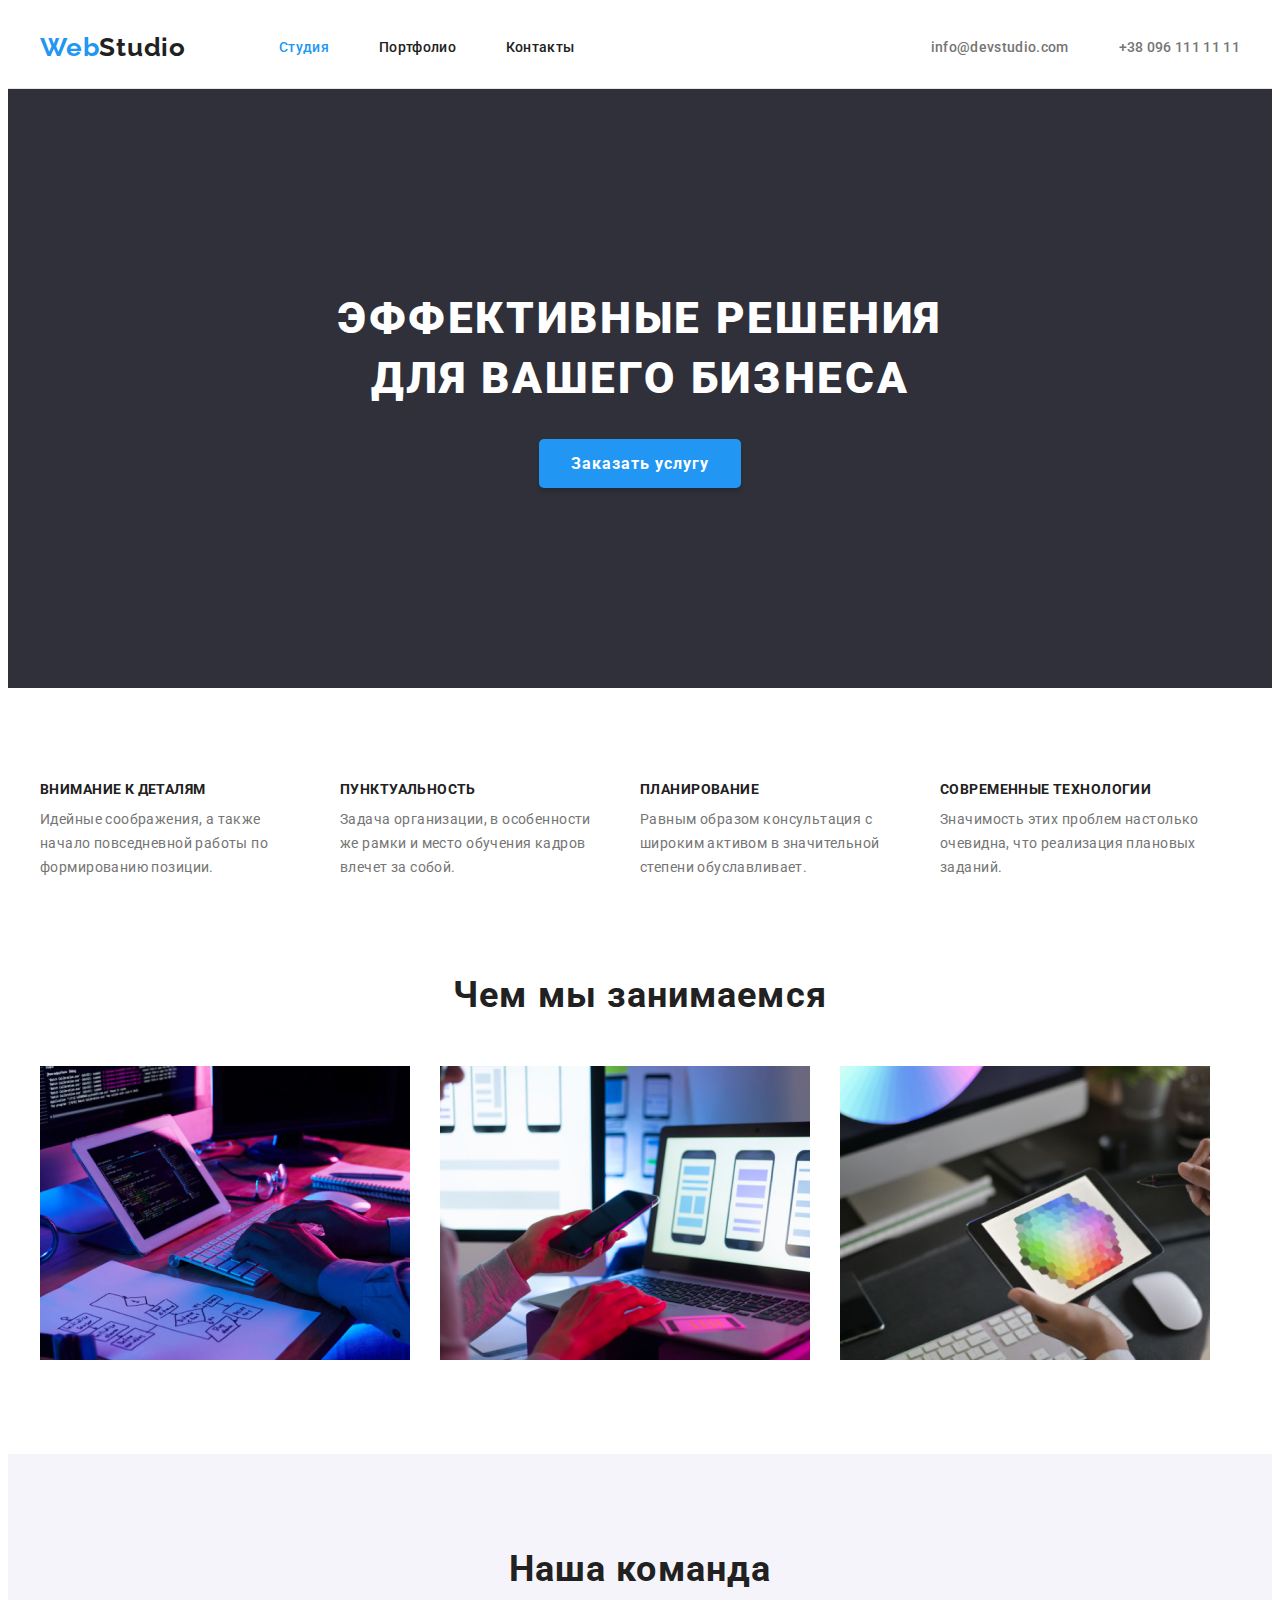
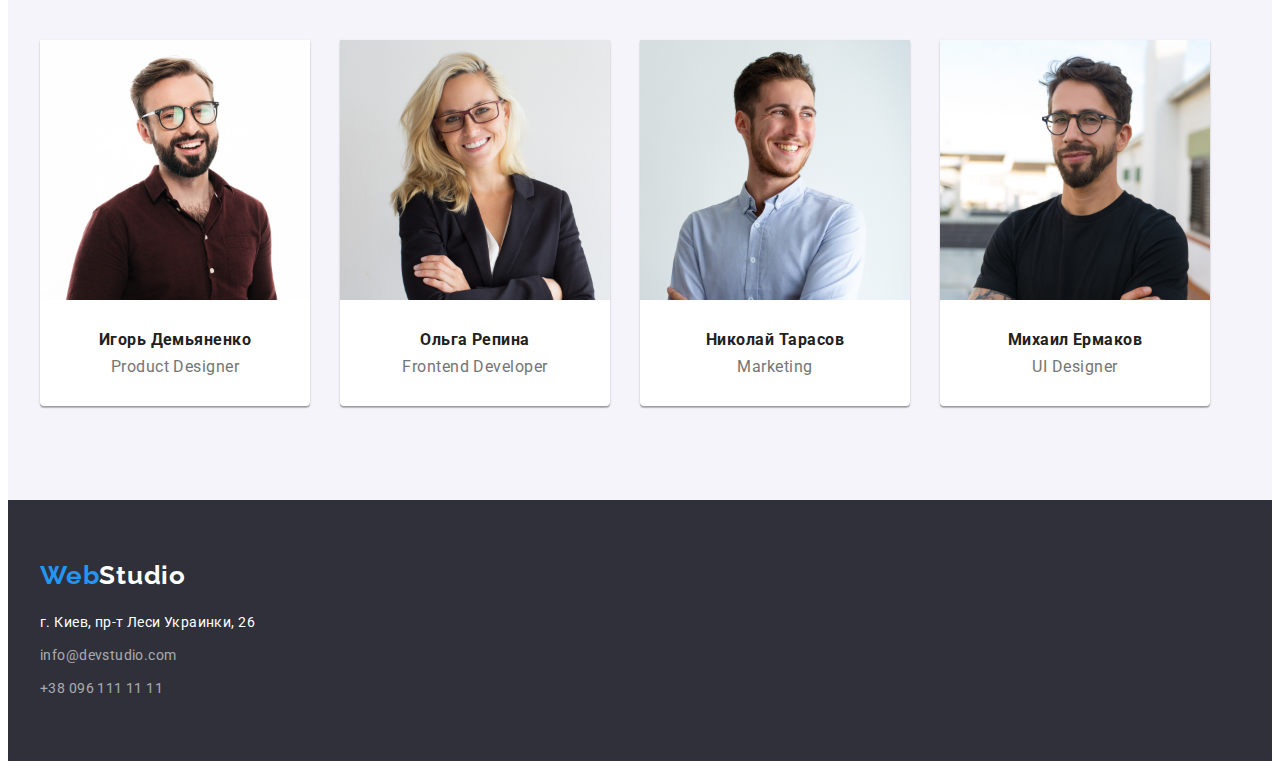
<file: index.html>
<!DOCTYPE html>
<html lang="ru">
<head>
    <meta charset="UTF-8">
    <meta http-equiv="X-UA-Compatible" content="IE=edge">
    <meta name="viewport" content="width=device-width, initial-scale=1.0">
    <title>Студия</title>
<link rel="preconnect" href="https://fonts.googleapis.com">
<link rel="preconnect" href="https://fonts.gstatic.com" crossorigin>
<link href="https://fonts.googleapis.com/css2?family=Raleway:wght@700&family=Roboto:wght@400;500;700;900&display=swap"
    rel="stylesheet">
<link 
    rel="stylesheet" 
    href="https://cdnjs.cloudflare.com/ajax/libs/modern-normalize/1.1.0/modern-normalize.min.css" 
    integrity="sha512-wpPYUAdjBVSE4KJnH1VR1HeZfpl1ub8YT/NKx4PuQ5NmX2tKuGu6U/JRp5y+Y8XG2tV+wKQpNHVUX03MfMFn9Q==" 
    crossorigin="anonymous" 
    referrerpolicy="no-referrer" 
/>
    <link href="./css/style.css" rel="stylesheet">
</head>
<body>
<header class="info">
    <div class="container">
        <div class="first-main">
<!----шапка-->
    <nav class="head-navigation first-main">
<!----логотип компании-->
            <a class="about-logo-link link" 
            href="./index.html" 
            lang="en">Web<span 
            class="black-logo" >Studio</span></a>
<!----ссылки шапки-->
        <ul class="link-navigation-list list">
                <li class="navigation"><a class="navigation-link link current" href="./index.html">Студия</a></li>
                <li class="navigation"><a class="navigation-link link" href="./portfolio.html">Портфолио</a></li>
                <li class="navigation"><a class="navigation-link link" href="">Контакты</a></li>
        </ul>
    </nav>    
<!----контакты-->
        <ul class="link-contacts-list list">
            <li class="navigation"><a class="contacts-link link" href="mailto:info@devstudio.com">info@devstudio.com</a></li>
            <li class="navigation"><a class="contacts-tel-link link" href="tel:+380961111111">+38 096 111 11 11</a></li>
        </ul>
    </div>
    </div>
</header>
    <main>
<!----герой-->
        <section>
            <div class="hero">
            <h1 class="main-hero-title center">Эффективные решения для вашего бизнеса</h1>
            <button type="button" class="btn-hero">Заказать услугу</button>
            </div>
        </section>
<!----спецификация-->
        <section class="work section">
            <div class="container">
            <ul class="spc-text-list list">
                <li class="spc-combo">
                    <h3 class="spc-title">Внимание к деталям</h3>
                    <p class="spc-text">
                        Идейные соображения, а также начало повседневной работы по
                        формированию позиции.
                    </p>
                </li>
            
                <li class="spc-combo">
                    <h3 class="spc-title">Пунктуальность</h3>
                    <p class="spc-text">
                        Задача организации, в особенности же рамки и место обучения кадров
                        влечет за собой.
                    </p>
                </li>
            
                <li class="spc-combo">
                    <h3 class="spc-title">Планирование</h3>
                    <p class="spc-text">
                        Равным образом консультация с широким активом в значительной
                        степени обуславливает.
                    </p>
                </li>
            
                <li class="spc-combo">
                    <h3 class="spc-title">Современные технологии</h3>
                    <p class="spc-text">
                        Значимость этих проблем настолько очевидна, что реализация
                        плановых заданий.
                    </p>
                </li>
            </ul>
            </div>
        </section>
<!----направление работы студии-->
        <section class="about-profession section">
            <div class="container">
            <h2 class="team-title" >Чем мы занимаемся</h2>
            <ul class="about-profession-list list">
                <li class="profession">
                    <img src="./img/box1.jpg" alt="Планшет и руки на клаиватуре компьютера" width="370" height="294" />
                </li>
            
                <li class="profession">
                    <img src="./img/box2.jpg"
                        alt="Презентация макетов для мобильных телефонов на компьютере"
                        width="370" height="294" />
                </li>
            
                <li class="profession">
                    <img src="./img/box3.jpg" alt="Радужная гамма цветов на планшете"
                        width="370" height="294" />
                </li>
            </ul>
            </div>
        </section>
<!----команда и должности-->
        <section class="section about-team">
        <div class="container">
        <h2 class="team-title" >Наша команда</h2>

        <ul class="team-list list">
            <li class="team-info">
                    <img class="photo" src="./img/productd.jpg" alt="продуктовый дизайнер" width="270" height="260"/>
                    <div class="words">
                    <h3 class="team-name" >Игорь Демьяненко</h3>
                    <p class="work-direction" lang="en">Product Designer</p>
                    </div>
            </li>
        
            <li  class="team-info">
                    <img class="photo" src="./img/fronted.jpg" alt="разработчик" width="270" height="260" />
                    <div class="words">
                    <h3 class="team-name" >Ольга Репина</h3>
                    <p class="work-direction"  lang="en">Frontend Developer</p>
                    </div>
            </li>
        
            <li  class="team-info">
                    <img class="photo" src="./img/marketing.jpg" alt="маркетолог" width="270" height="260" />
                    <div class="words">
                    <h3 class="team-name" >Николай Тарасов</h3>
                    <p class="work-direction" lang="en">Marketing</p>
                    </div>
            </li>
        
            <li  class="team-info">
                    <img class="photo" src="./img/ui-desidner.jpg" alt="дизайнер интерфейсов" width="270" height="260"/>
                    <div class="words">
                    <h3 class="team-name" >Михаил Ермаков</h3>
                    <p class="work-direction" lang="en">UI Designer</p>
                    </div>
            </li>
        </ul>
        </div>
        </section>
    </main>
    <footer class="about-contacts">
        <div class="container">
<!----логотип студии-->
        <a class="footer-logo-link link" href="./index.html" lang="en">Web<span class="white-logo">Studio</span></a>
<!----адрес-->
        <address>
            <ul class="footer-list list">
            <li class="footer-map addres-map">г. Киев, пр-т Леси Украинки, 26
            </li>
                <li class="footer-map">
                 <a class="l-link link" href="mailto:info@devstudio.com"> info@devstudio.com </a>
                </li>
                <li class="footer-map">
                    <a class="l-link link" href="tel:+380961111111">+38 096 111 11 11</a>
                </li>
            </ul>
        </address>
        </div>
    </footer>
</body>
</html>
</file>
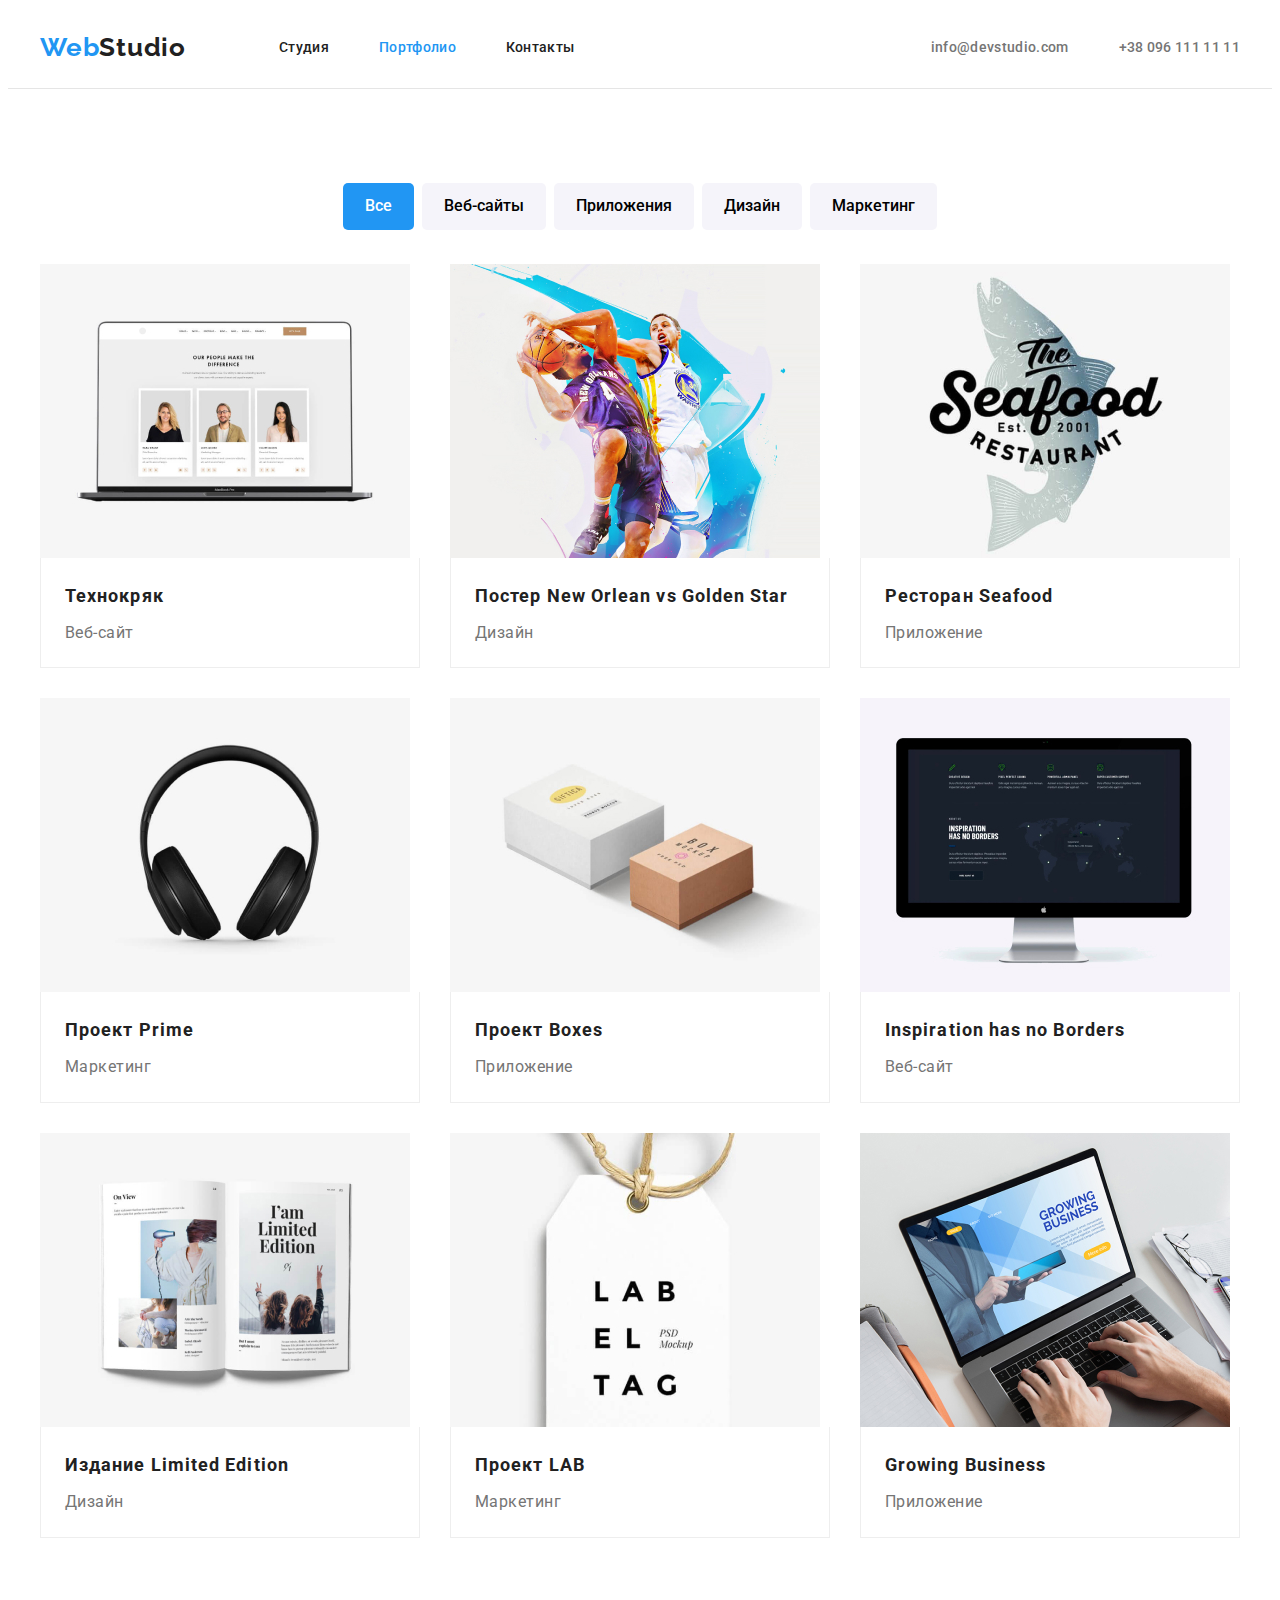
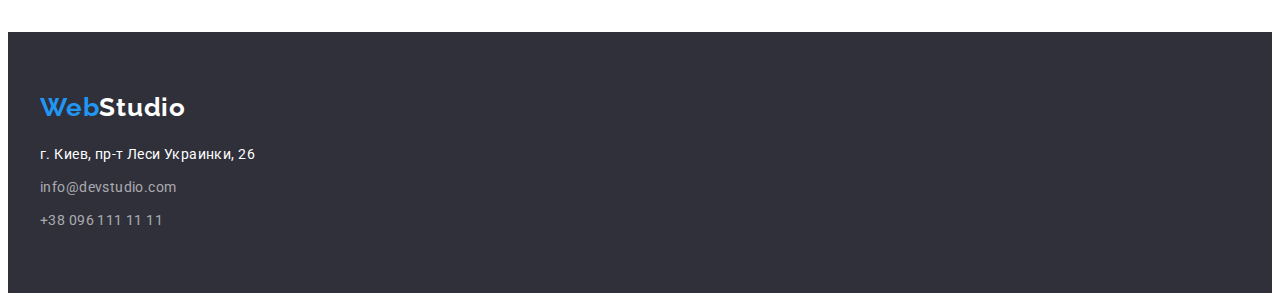
<file: portfolio.html>
<!DOCTYPE html>
<html lang="ru">
<head>
    <meta charset="UTF-8">
    <meta http-equiv="X-UA-Compatible" content="IE=edge">
    <meta name="viewport" content="width=device-width, initial-scale=1.0">
    <title>Портфолио</title>
    <link rel="preconnect" href="https://fonts.googleapis.com">
    <link rel="preconnect" href="https://fonts.gstatic.com" crossorigin>
    <link href="https://fonts.googleapis.com/css2?family=Raleway:wght@700&family=Roboto:wght@400;500;700;900&display=swap"
        rel="stylesheet">
    <link 
        rel="stylesheet" 
        href="https://cdnjs.cloudflare.com/ajax/libs/modern-normalize/1.1.0/modern-normalize.min.css" 
        integrity="sha512-wpPYUAdjBVSE4KJnH1VR1HeZfpl1ub8YT/NKx4PuQ5NmX2tKuGu6U/JRp5y+Y8XG2tV+wKQpNHVUX03MfMFn9Q==" 
        crossorigin="anonymous" 
        referrerpolicy="no-referrer" 
    />
    <link href="./css/style.css" rel="stylesheet">    
</head>
<body>
    <header class="info">
        <div class="container">
            <div class="first-main">
        <!--шапка-->
        <nav class="head-navigation first-main">
            <!--логотип компании-->
            <a class="about-logo-link link" 
            href="./index.html" 
            lang="en">Web<span class="black-logo">Studio</span></a>   
            <!--ссылки шапки-->
            <ul class="link-navigation-list list">
                <li class="navigation"><a class="navigation-link link" href="./index.html">Студия</a></li>
                <li class="navigation"><a class="navigation-link link current" href="./portfolio.html">Портфолио</a></li>
                <li class="navigation"><a class="navigation-link link" href="">Контакты</a></li>
            </ul>
        </nav>
        <!--контакты-->
        <ul class="link-contacts-list list">
            <li class="navigation"><a class="contacts-link link" href="mailto:info@devstudio.com">info@devstudio.com</a></li>
            <li class="navigation"><a class="contacts-tel-link link" href="tel:+380961111111">+38 096 111 11 11</a></li>
        </ul>
            </div>
        </div>
    </header>
    <!--портфолио-->
    <main>
         <section class="section">
             <div class="container">
                 <h1 class="port-title"></h1>
        <!--ccылки навигации-->
        <ul class="main-btn-list list">
            <li class="btn-filter"><button type="button" class="main-btn-filter current">Все</button></li>
            <li class="btn-filter"><button type="button" class="main-btn-filter">Веб-сайты</button></li>
            <li class="btn-filter"><button type="button" class="main-btn-filter">Приложения</button></li>
            <li class="btn-filter"><button type="button" class="main-btn-filter">Дизайн</button></li>
            <li class="btn-filter"><button type="button" class="main-btn-filter">Маркетинг</button></li>
        </ul>
        <!--проекты-->
        <ul class="project-list list">
            <!--проект1-->
            <li class="item-project">
                <img src="./img/web-site.jpg" alt="веб-сайт на компьютере">
                <div class="item-squad">
                <h2 class="project-title">Технокряк</h2>
                <p class="project-text">Веб-сайт</p>
                </div>
            </li>
            <!--проект2-->
            <li class="item-project">
                <img src="./img/steffcurry.jpg" alt="постер с двумя баскетболистами">
                <div class="item-squad">
                <h2 class="project-title">Постер <span lang="en">New Orlean vs Golden Star</span></h2>
                <p class="project-text">Дизайн</p>
                </div>
            </li>
            <!--проект3-->
            <li class="item-project">
                <img src="./img/seafood.jpg" alt="ресторан морепродуктов">
                <div class="item-squad">
                <h2 class="project-title">Ресторан <span lang="en">Seafood</span></h2>
                <p class="project-text">Приложение</p>
                </div>
            </li>
            <!--проект4-->
            <li class="item-project">
                <img src="./img/primehdphns.jpg" alt="наушники">
                <div class="item-squad">
                <h2 class="project-title">Проект <span lang="en">Prime</span></h2>
                <p class="project-text">Маркетинг</p>
                </div>
            </li>
            <!--проект5-->
            <li class="item-project">
                <img src="./img/boxes.jpg" alt="боксы">
                <div class="item-squad">
                <h2 class="project-title">Проект <span lang="en">Boxes</span></h2>
                <p class="project-text">Приложение</p>
                </div>
            </li>
            <!--проект6-->
            <li class="item-project">
                <img src="./img/inspirmac.jpg" alt="монитор с веб-сайтом">
                <div class="item-squad">
                <h2 class="project-title" lang="en">Inspiration has no Borders</h2>
                <p class="project-text">Веб-сайт</p>
                </div>
            </li>
            <!--проект7-->
            <li class="item-project">
                <img src="./img/booklimited.jpg" alt="издание">
                <div class="item-squad">
                <h2 class="project-title">Издание <span>Limited Edition</span></h2>
                <p class="project-text">Дизайн</p>
                </div>
            </li>
            <!--проект8-->
            <li class="item-project">
                <img src="./img/lab.jpg" alt="дизайнерская бирка">
                <div class="item-squad">
                <h2 class="project-title">Проект <span lang="en">LAB</span></h2>
                <p class="project-text">Маркетинг</p>
                </div>
            </li>
            <!--проект9-->
            <li class="item-project">
                <img src="./img/growingair.jpg" alt="проект на компьютере и руки">
                <div class="item-squad">
                <h2 class="project-title" lang="en">Growing Business</h2>
                <p class="project-text">Приложение</p>
                </div>
            </li>
        </ul>
        </div>
        </section>
    </main>
    <footer class="about-contacts">
        <div class="container">
        <!--логотип студии-->
        <a class="footer-logo-link link" href="./index.html" lang="en">Web<span class="white-logo">Studio</span></a>
    
        <!--адрес-->
        <address>
        <ul class="footer-list list">
            <li class="footer-map addres-map">г. Киев, пр-т Леси Украинки, 26</li>
                <li class="footer-map">
                    <a class="l-link link" href="mailto:info@devstudio.com"> info@devstudio.com </a>
                </li>
                <li class="footer-map">
                    <a class="l-link link" href="tel:+380961111111">+38 096 111 11 11</a>
                </li>
            </ul>
        </address>
        </div>
    </footer>  
</body>
</html>
</file>
<file: css/style.css>
h1,
h2,
h3,
p {
  margin: 0;
}

:root {
  --main-color: #e5e5e5;
  --first-color: #ffffff;
  --second-color: #2f303a;
  --second-text-color: #212121;
  --third-text-color: #757575;
  --btn-color: #2196f3;
  --eighth-footer-color: rgba(255, 255, 255, 0.6);
  --btn-port-color: #f5f4fa;
  --size-simple: 30px;
  --border-item-color: #eeeeee;
}

body {
  font-family: "Roboto", sans-serif;
  background: var(--first-color);
  color: var(--second-text-color);
  letter-spacing: 0.02em;
}
.list {
  list-style: none;
  padding: 0;
  margin: 0;
}
.link {
  text-decoration: none;
}
.container {
  width: 1200px;
  padding-right: 15px;
  padding-left: 15px;
  margin-right: auto;
  margin-left: auto;
}
.section {
  padding-top: 94px;
  padding-bottom: 94px;
}
img {
  display: block;
  max-width: 100%;
  height: auto;
}
.about-logo-link {
  font-family: "Raleway", sans-serif;
  font-weight: bold;
  font-size: 26px;
  line-height: 1.19;
  padding-top: 24px;
  padding-bottom: 25px;
  letter-spacing: 0.03em;
  color: var(--btn-color);
}
.container-list {
  background: var(--first-color);
  box-shadow: rgba 0;
}
/*--------------------------------------------------------------------------------верхняя линия---------------------------------------------------*/
.info {
  background-color: var(--first-color);
  border-bottom: 1px solid var(--main-color);
}
.first-main {
  display: flex;
  align-items: center;
}
.link-navigation-list {
  display: flex;
  margin-left: 93px;
}
.navigation {
  display: flex;
}
.navigation + .navigation {
  margin-left: 50px;
}
.navigation-link:hover,
.l-link:hover,
.navigation-link.current,
.contacts-link:hover,
.contacts-tel-link:hover,
.navigation-link:focus,
.contacts-link:focus,
.l-link:focus,
.contacts-tel-link:focus {
  color: var(--btn-color);
}
.main-btn-filter.current:hover,
.main-btn-filter.current {
  color: var(--first-color);
  background-color: var(--btn-color);
}
.navigation-link {
  display: block;
  padding-top: 32px;
  padding-bottom: 32px;

  font-weight: 500;
  font-size: 14px;
  line-height: 1.14;
  color: var(--second-text-color);
}
.link-contacts-list {
  display: flex;
  margin-left: auto;
}
.contacts-link,
.contacts-tel-link {
  padding-top: 32px;
  padding-bottom: 32px;
  font-weight: 500;
  font-size: 14px;
  line-height: 1.14;
  color: var(--third-text-color);
}

/*-----------------------------------------------------------------------------------------герой-------------------------------------------------------*/
.hero {
  background-color: var(--second-color);
  padding-top: 200px;
  padding-bottom: 200px;
  text-align: center;
  margin-left: auto;
  margin-right: auto;
}
.main-hero-title {
  max-width: 696px;
  font-weight: 900;
  font-size: 44px;
  line-height: 1.36;
  margin-top: 0;
  margin-bottom: 30px;
  letter-spacing: 0.06em;
  text-transform: uppercase;
  color: var(--first-color);
}
.center {
  margin-left: auto;
  margin-right: auto;
}

.btn-hero {
  font-family: inherit;
  padding: 10px 32px;

  min-width: 200px;
  background-color: var(--btn-color);
  cursor: pointer;
  font-weight: bold;
  font-size: 16px;
  line-height: 1.86;
  align-items: center;
  text-align: center;
  letter-spacing: 0.06em;
  color: var(--first-color);
  box-shadow: 0px 4px 4px rgba(0, 0, 0, 0.15);
  border-radius: 5px;
  border: none;
}
/*----------------------------------------------------------------------- Особенности------------------------------------------------------------------------ */
.work {
  background-color: var(--first-color);
}
.spc-combo {
  width: 270px;
}
.spc-text-list .spc-combo + .spc-combo {
  margin-left: 30px;
}
.spc-title {
  font-weight: bold;
  font-size: 14px;
  line-height: 1.14;
  margin-bottom: 10px;
  letter-spacing: 0.03em;
  text-transform: uppercase;
  color: var(--second-text-color);
}
.spc-text {
  display: block;
  font-weight: normal;
  font-size: 14px;
  line-height: 1.71;
  letter-spacing: 0.03em;
  color: var(--third-text-color);
}
.spc-text-list {
  display: flex;
}
/*---------------------------------------------------------------------- Чем мы занимаемся----------------------------------------------------------------- */
.about-profession-list {
  margin: 0;
  display: flex;
}
.about-profession {
  background-color: var(--first-color);
  padding-top: 0;
}
.profession + .profession {
  margin-left: 30px;
}

/*---------------------------------------------------------------------- Наша команда -----------------------------------------------------------------------*/
.about-team {
  background-color: var(--btn-port-color);
}
.team-info {
  background: var(--first-color);
  box-shadow: 0px 1px 3px rgba(0, 0, 0, 0.12), 0px 1px 1px rgba(0, 0, 0, 0.14),
    0px 2px 1px rgba(0, 0, 0, 0.2);
  border-radius: 0px 0px 4px 4px;
}
.team-title {
  font-weight: bold;
  font-size: 36px;
  line-height: 1.17;
  margin-bottom: 50px;
  text-align: center;
  letter-spacing: 0.03em;
  color: var(--second-text-color);
}
.words {
  padding-top: 30px;
  padding-bottom: 30px;
}
.team-name {
  font-weight: medium;
  font-size: 16px;
  line-height: 1.19;
  margin-bottom: 8px;
  text-align: center;
  letter-spacing: 0.03em;
  color: var(--second-text-color);
}
.team-list {
  display: flex;
}

.team-list .team-info + .team-info {
  margin-left: 30px;
}
.work-direction {
  font-weight: normal;
  font-size: 16px;
  line-height: 1.19;
  text-align: center;
  letter-spacing: 0.03em;
  color: var(--third-text-color);
}
/*----------------------------------------------------------------------- Подвал------------------------------------------------------------------------------ */
.about-contacts {
  background-color: var(--second-color);
}
footer {
  padding-top: 60px;
  padding-bottom: 60px;
}
.addres-map {
  font-family: inherit;
  font-style: normal;
  font-weight: normal;
  font-size: 14px;
  line-height: 1.71;
  letter-spacing: 0.03em;
  color: var(--first-color);
}
.l-link {
  font-family: inherit;
  font-style: normal;
  font-weight: normal;
  font-size: 14px;
  line-height: 1.71;
  letter-spacing: 0.03em;
  color: var(--eighth-footer-color);
}

.footer-logo-link {
  font-family: "Raleway", sans-serif;
  font-weight: bold;
  font-size: 26px;
  line-height: 1.19;
  letter-spacing: 0.03em;
  color: var(--btn-color);
  display: inline-block;
  margin-bottom: 20px;
}
.black-logo {
  color: var(--second-text-color);
}

.white-logo {
  color: var(--first-color);
}
.footer-map {
  display: block;
}
.footer-list :not(:last-child) {
  margin-bottom: 9px;
}
/*-------------------------------------------------------------отдельно к портфолио----------------------------------------------------------------------*/
.main-btn-filter {
  display: inline-block;
  font-weight: 500;
  font-family: inherit;
  font-size: 16px;
  line-height: 2.17;
  padding: 6px 22px;
  cursor: pointer;
  background: var(--btn-port-color);
  text-align: center;
  border-radius: 5px;
  border: none;
}
.btn-filter + .btn-filter {
  flex-wrap: wrap;
  margin-left: 8px;
}
.main-btn-filter :not(:first-child) {
  margin-left: 8px;
}
.main-btn-list {
  display: flex;
  margin-bottom: 34px;
  justify-content: center;
}

.main-btn-filter:hover,
.main-btn-filter:focus {
  color: var(--first-color);
  background-color: var(--btn-color);
  box-shadow: 0px 3px 1px rgba(0, 0, 0, 0.1), 0px 1px 2px rgba(0, 0, 0, 0.08),
    0px 2px 2px rgba(0, 0, 0, 0.12);
}

/*----------------------------------------------------------------проект-------------------------------------------------------------------------------------*/
.project-title {
  font-weight: bold;
  font-size: 18px;
  line-height: 2;
  margin-bottom: 4px;
  letter-spacing: 0.06em;
  color: var(--second-text-color);
}
.project-text {
  font-weight: normal;
  font-size: 16px;
  line-height: 1.86;
  letter-spacing: 0.03em;
  color: var(--third-text-color);
}
.project-list {
  display: flex;
  flex-wrap: wrap;
  margin-top: -30px;
  margin-left: -30px;
}
.item-squad {
  padding: 20px 24px;
  border: 1px solid var(--border-item-color);
  border-top: 0;
}
/*.item-project {
  margin-right: 30px;
  margin-bottom: 30px;
}
/*.item-project:nth-child(3n) {
  margin-right: 0;
}
.item-project:nth-last-child(-n + 3) {
  margin-bottom: 0;
}*/

.project-list > .item-project {
  flex-basis: calc(100% / 3 - var(--size-simple));
  margin-left: var(--size-simple);
  margin-top: var(--size-simple);
}
</file>
